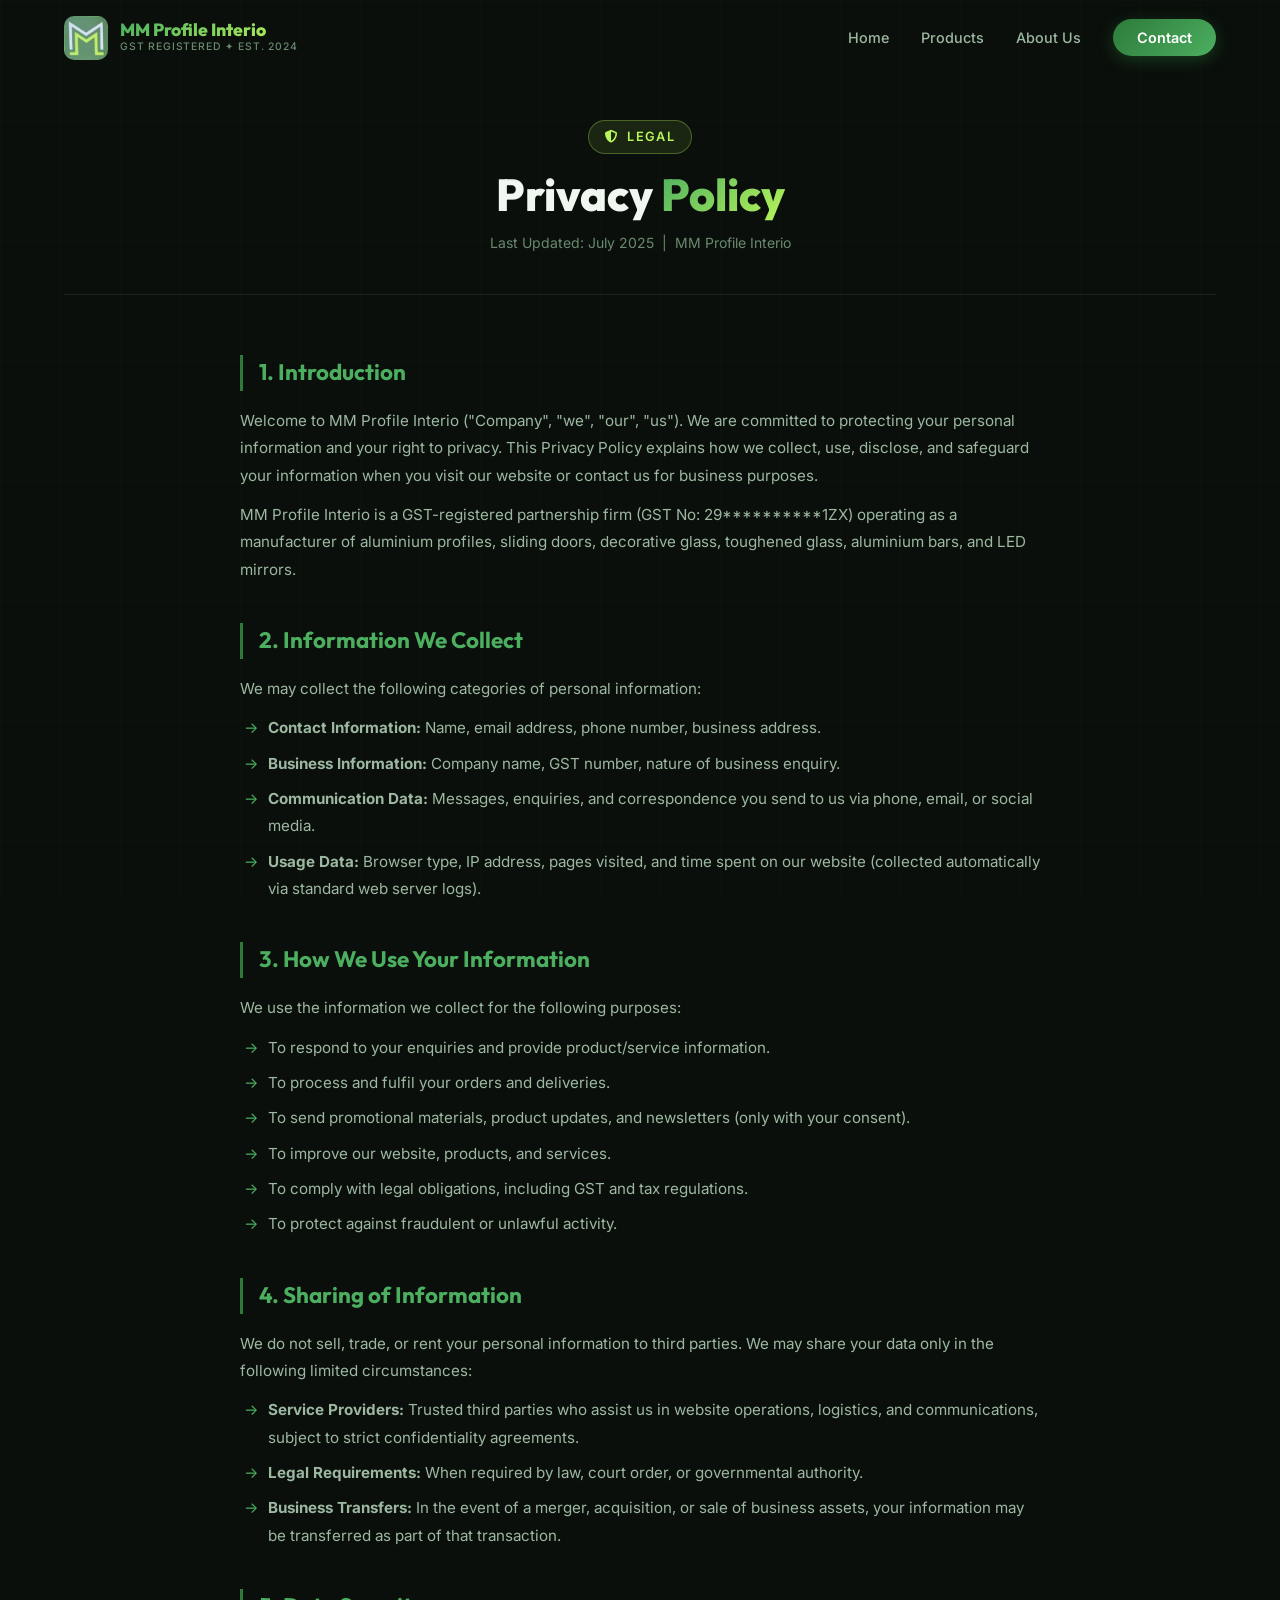
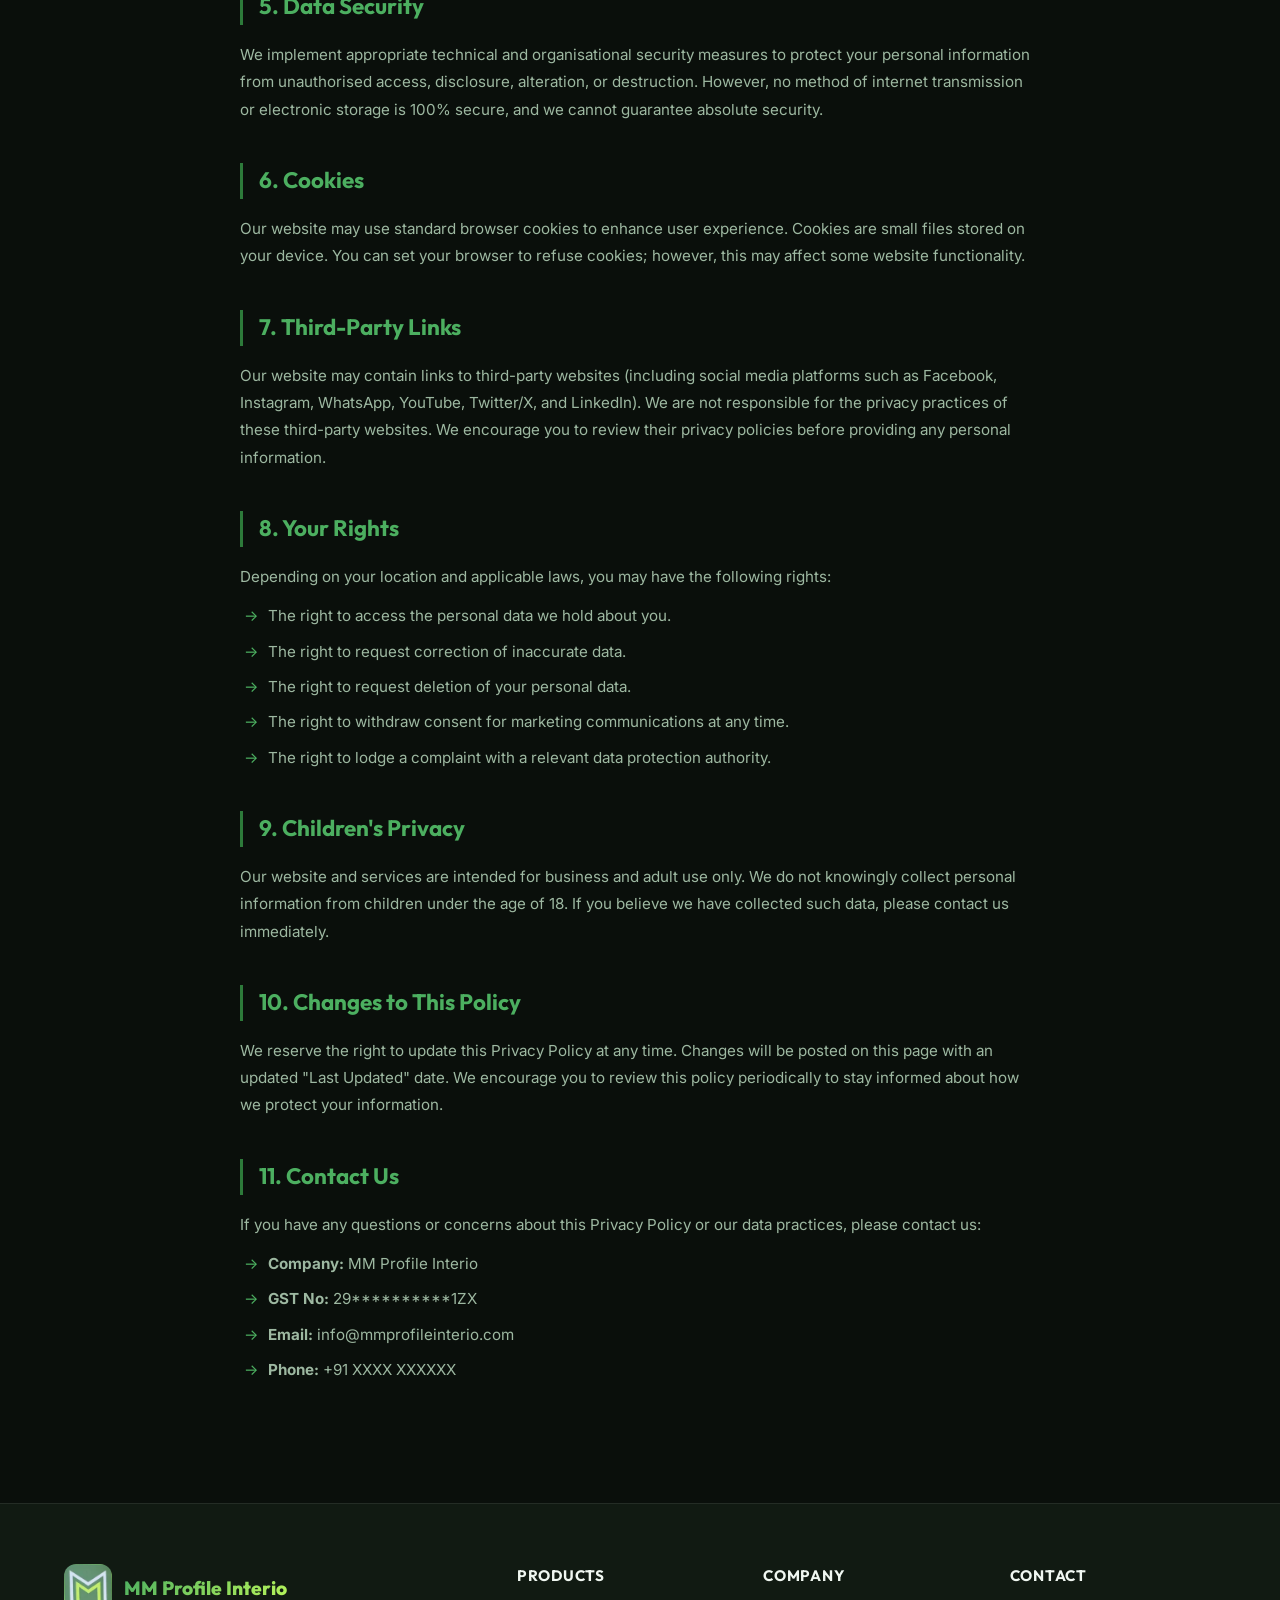
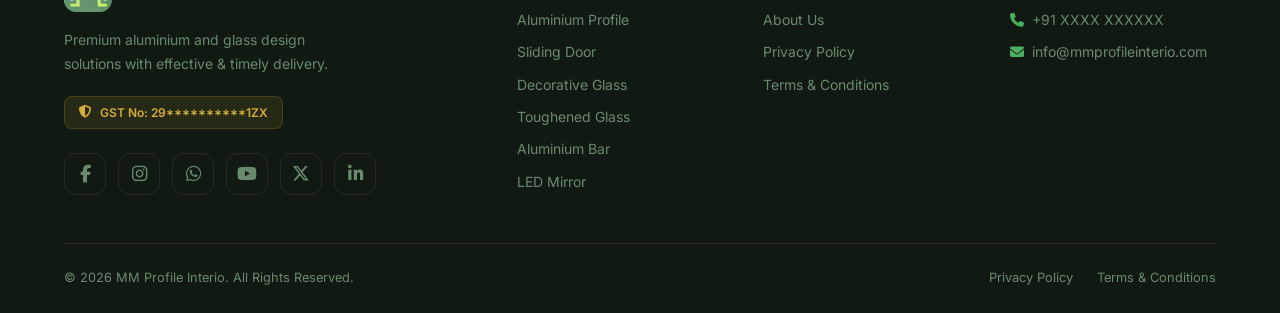
<file: privacy-policy.html>
<!DOCTYPE html>
<html lang="en">
<head>
  <meta charset="UTF-8" />
  <meta name="viewport" content="width=device-width, initial-scale=1.0" />
  <meta name="description" content="Privacy Policy of MM Profile Interio - Learn how we collect, use, and protect your personal information." />
  <title>Privacy Policy | MM Profile Interio</title>
  <link rel="icon" type="image/png" href="assets/images/logo.png" />
  <link rel="stylesheet" href="assets/css/style.css" />
  <link rel="stylesheet" href="https://cdnjs.cloudflare.com/ajax/libs/font-awesome/6.5.0/css/all.min.css" />
</head>
<body>

  <div class="bg-grid"></div>

  <!-- NAVBAR -->
  <nav class="navbar scrolled" id="navbar">
    <div class="container">
      <div class="nav-inner">
        <a href="index.html" class="nav-logo" id="nav-home">
          <img src="assets/images/logo.png" alt="MM Profile Interio" />
          <div class="nav-logo-text">
            <span class="nav-logo-name">MM Profile Interio</span>
            <span class="nav-logo-tag">GST Registered ✦ Est. 2024</span>
          </div>
        </a>
        <ul class="nav-links">
          <li><a href="index.html" id="nav-link-home">Home</a></li>
          <li><a href="index.html#products" id="nav-link-products">Products</a></li>
          <li><a href="index.html#about" id="nav-link-about">About Us</a></li>
          <li><a href="index.html#footer" id="nav-link-contact" class="nav-cta">Contact</a></li>
        </ul>
        <button class="hamburger" id="hamburger" aria-label="Open menu">
          <span></span><span></span><span></span>
        </button>
      </div>
    </div>
  </nav>

  <!-- Mobile Nav -->
  <div class="mobile-nav" id="mobileNav">
    <button class="mobile-nav-close" id="mobileClose"><i class="fa-solid fa-xmark"></i></button>
    <a href="index.html">Home</a>
    <a href="index.html#products">Products</a>
    <a href="index.html#about">About Us</a>
    <a href="index.html#footer">Contact</a>
  </div>

  <!-- MAIN CONTENT -->
  <main class="inner-page">
    <div class="container">

      <div class="inner-page-header">
        <div class="section-tag"><i class="fa-solid fa-shield-halved"></i> Legal</div>
        <h1 class="inner-page-title section-title">Privacy <span>Policy</span></h1>
        <p class="inner-page-meta">Last Updated: July 2025 &nbsp;|&nbsp; MM Profile Interio</p>
      </div>

      <div class="policy-content">

        <div class="policy-section">
          <h2>1. Introduction</h2>
          <p>
            Welcome to MM Profile Interio ("Company", "we", "our", "us"). We are committed to protecting your personal information and your right to privacy. This Privacy Policy explains how we collect, use, disclose, and safeguard your information when you visit our website or contact us for business purposes.
          </p>
          <p>
            MM Profile Interio is a GST-registered partnership firm (GST No: 29**********1ZX) operating as a manufacturer of aluminium profiles, sliding doors, decorative glass, toughened glass, aluminium bars, and LED mirrors.
          </p>
        </div>

        <div class="policy-section">
          <h2>2. Information We Collect</h2>
          <p>We may collect the following categories of personal information:</p>
          <ul>
            <li><strong>Contact Information:</strong> Name, email address, phone number, business address.</li>
            <li><strong>Business Information:</strong> Company name, GST number, nature of business enquiry.</li>
            <li><strong>Communication Data:</strong> Messages, enquiries, and correspondence you send to us via phone, email, or social media.</li>
            <li><strong>Usage Data:</strong> Browser type, IP address, pages visited, and time spent on our website (collected automatically via standard web server logs).</li>
          </ul>
        </div>

        <div class="policy-section">
          <h2>3. How We Use Your Information</h2>
          <p>We use the information we collect for the following purposes:</p>
          <ul>
            <li>To respond to your enquiries and provide product/service information.</li>
            <li>To process and fulfil your orders and deliveries.</li>
            <li>To send promotional materials, product updates, and newsletters (only with your consent).</li>
            <li>To improve our website, products, and services.</li>
            <li>To comply with legal obligations, including GST and tax regulations.</li>
            <li>To protect against fraudulent or unlawful activity.</li>
          </ul>
        </div>

        <div class="policy-section">
          <h2>4. Sharing of Information</h2>
          <p>We do not sell, trade, or rent your personal information to third parties. We may share your data only in the following limited circumstances:</p>
          <ul>
            <li><strong>Service Providers:</strong> Trusted third parties who assist us in website operations, logistics, and communications, subject to strict confidentiality agreements.</li>
            <li><strong>Legal Requirements:</strong> When required by law, court order, or governmental authority.</li>
            <li><strong>Business Transfers:</strong> In the event of a merger, acquisition, or sale of business assets, your information may be transferred as part of that transaction.</li>
          </ul>
        </div>

        <div class="policy-section">
          <h2>5. Data Security</h2>
          <p>
            We implement appropriate technical and organisational security measures to protect your personal information from unauthorised access, disclosure, alteration, or destruction. However, no method of internet transmission or electronic storage is 100% secure, and we cannot guarantee absolute security.
          </p>
        </div>

        <div class="policy-section">
          <h2>6. Cookies</h2>
          <p>
            Our website may use standard browser cookies to enhance user experience. Cookies are small files stored on your device. You can set your browser to refuse cookies; however, this may affect some website functionality.
          </p>
        </div>

        <div class="policy-section">
          <h2>7. Third-Party Links</h2>
          <p>
            Our website may contain links to third-party websites (including social media platforms such as Facebook, Instagram, WhatsApp, YouTube, Twitter/X, and LinkedIn). We are not responsible for the privacy practices of these third-party websites. We encourage you to review their privacy policies before providing any personal information.
          </p>
        </div>

        <div class="policy-section">
          <h2>8. Your Rights</h2>
          <p>Depending on your location and applicable laws, you may have the following rights:</p>
          <ul>
            <li>The right to access the personal data we hold about you.</li>
            <li>The right to request correction of inaccurate data.</li>
            <li>The right to request deletion of your personal data.</li>
            <li>The right to withdraw consent for marketing communications at any time.</li>
            <li>The right to lodge a complaint with a relevant data protection authority.</li>
          </ul>
        </div>

        <div class="policy-section">
          <h2>9. Children's Privacy</h2>
          <p>
            Our website and services are intended for business and adult use only. We do not knowingly collect personal information from children under the age of 18. If you believe we have collected such data, please contact us immediately.
          </p>
        </div>

        <div class="policy-section">
          <h2>10. Changes to This Policy</h2>
          <p>
            We reserve the right to update this Privacy Policy at any time. Changes will be posted on this page with an updated "Last Updated" date. We encourage you to review this policy periodically to stay informed about how we protect your information.
          </p>
        </div>

        <div class="policy-section">
          <h2>11. Contact Us</h2>
          <p>If you have any questions or concerns about this Privacy Policy or our data practices, please contact us:</p>
          <ul>
            <li><strong>Company:</strong> MM Profile Interio</li>
            <li><strong>GST No:</strong> 29**********1ZX</li>
            <li><strong>Email:</strong> info@mmprofileinterio.com</li>
            <li><strong>Phone:</strong> +91 XXXX XXXXXX</li>
          </ul>
        </div>

      </div>
    </div>
  </main>

  <!-- FOOTER -->
  <footer id="footer">
    <div class="container">
      <div class="footer-grid">
        <div class="footer-brand">
          <div class="footer-logo">
            <img src="assets/images/logo.png" alt="MM Profile Interio" />
            <div class="footer-logo-name">MM Profile Interio</div>
          </div>
          <p class="footer-brand-desc">Premium aluminium and glass design solutions with effective &amp; timely delivery.</p>
          <div class="gst-badge-footer">
            <i class="fa-solid fa-shield-halved" style="color: var(--gold); font-size: 0.8rem;"></i>
            <span>GST No: 29**********1ZX</span>
          </div>
          <div class="social-links" id="social-links-section">
            <a href="https://facebook.com" target="_blank" class="social-link facebook" id="social-facebook" aria-label="Facebook"><i class="fa-brands fa-facebook-f"></i></a>
            <a href="https://instagram.com" target="_blank" class="social-link instagram" id="social-instagram" aria-label="Instagram"><i class="fa-brands fa-instagram"></i></a>
            <a href="https://wa.me/91XXXXXXXXXX" target="_blank" class="social-link whatsapp" id="social-whatsapp" aria-label="WhatsApp"><i class="fa-brands fa-whatsapp"></i></a>
            <a href="https://youtube.com" target="_blank" class="social-link youtube" id="social-youtube" aria-label="YouTube"><i class="fa-brands fa-youtube"></i></a>
            <a href="https://twitter.com" target="_blank" class="social-link twitter" id="social-twitter" aria-label="Twitter"><i class="fa-brands fa-x-twitter"></i></a>
            <a href="https://linkedin.com" target="_blank" class="social-link linkedin" id="social-linkedin" aria-label="LinkedIn"><i class="fa-brands fa-linkedin-in"></i></a>
          </div>
        </div>
        <div>
          <div class="footer-col-title">Products</div>
          <ul class="footer-links">
            <li><a href="index.html#products">Aluminium Profile</a></li>
            <li><a href="index.html#products">Sliding Door</a></li>
            <li><a href="index.html#products">Decorative Glass</a></li>
            <li><a href="index.html#products">Toughened Glass</a></li>
            <li><a href="index.html#products">Aluminium Bar</a></li>
            <li><a href="index.html#products">LED Mirror</a></li>
          </ul>
        </div>
        <div>
          <div class="footer-col-title">Company</div>
          <ul class="footer-links">
            <li><a href="index.html#about">About Us</a></li>
            <li><a href="privacy-policy.html">Privacy Policy</a></li>
            <li><a href="terms-conditions.html">Terms &amp; Conditions</a></li>
          </ul>
        </div>
        <div>
          <div class="footer-col-title">Contact</div>
          <ul class="footer-links">
            <li><a href="tel:+91XXXXXXXXXX"><i class="fa-solid fa-phone" style="color: var(--primary-light);"></i> +91 XXXX XXXXXX</a></li>
            <li><a href="mailto:info@mmprofileinterio.com"><i class="fa-solid fa-envelope" style="color: var(--primary-light);"></i> info@mmprofileinterio.com</a></li>
          </ul>
        </div>
      </div>
      <div class="footer-bottom">
        <div class="footer-bottom-text">© <span class="current-year"></span> MM Profile Interio. All Rights Reserved.</div>
        <div class="footer-bottom-links">
          <a href="privacy-policy.html">Privacy Policy</a>
          <a href="terms-conditions.html">Terms &amp; Conditions</a>
        </div>
      </div>
    </div>
  </footer>

  <script src="assets/js/main.js"></script>
</body>
</html>
</file>
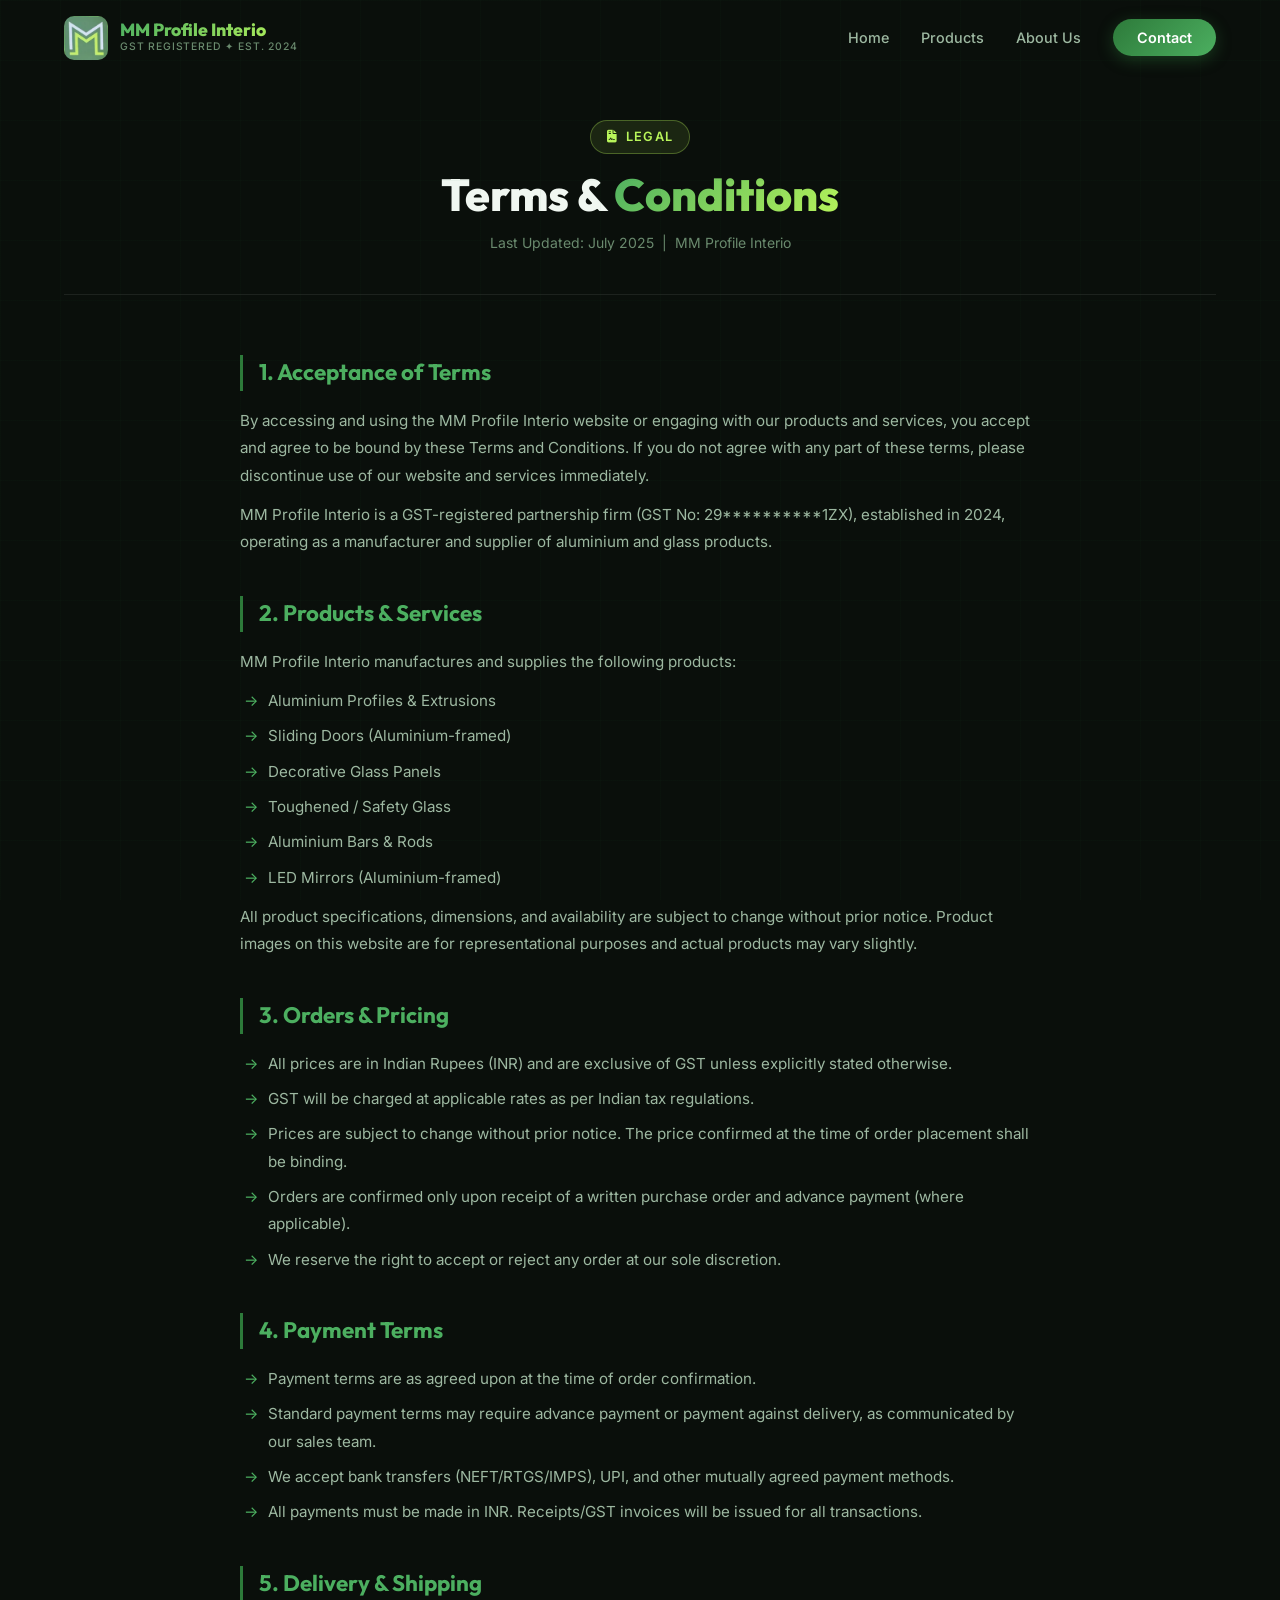
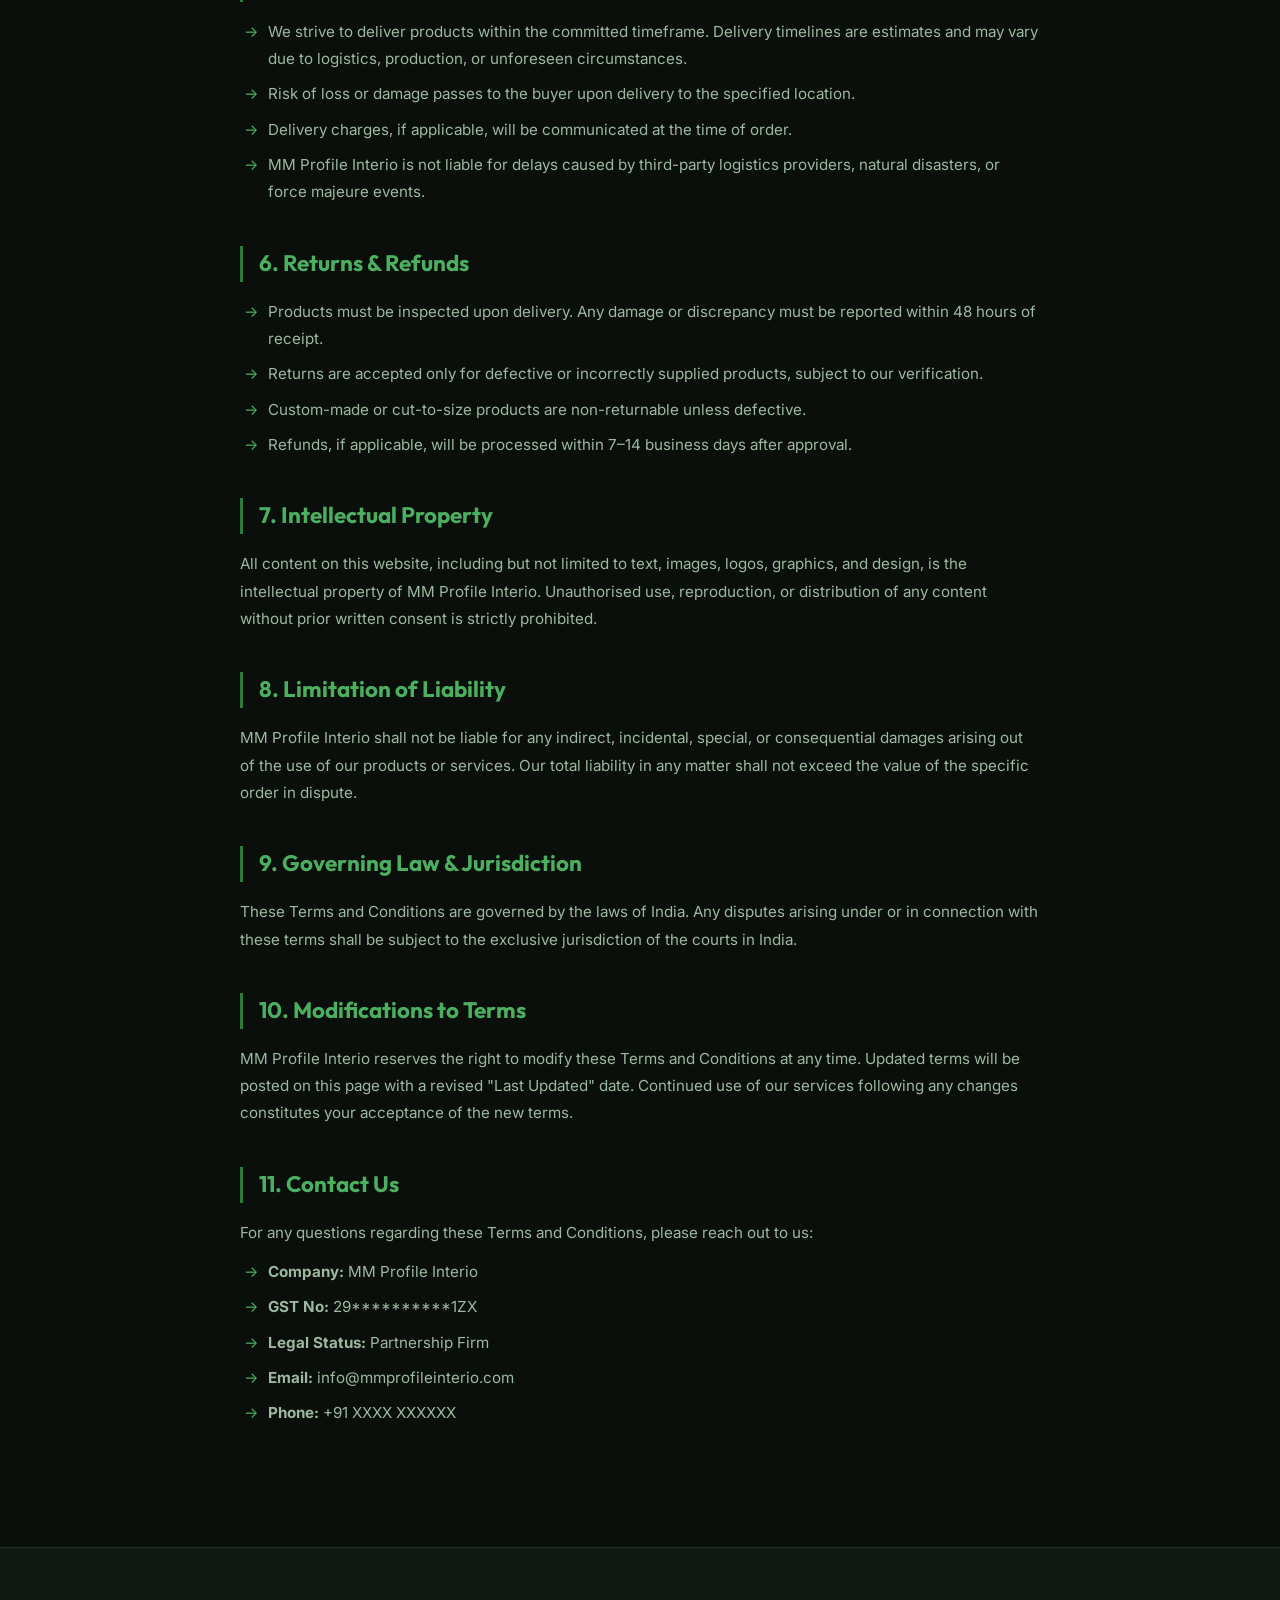
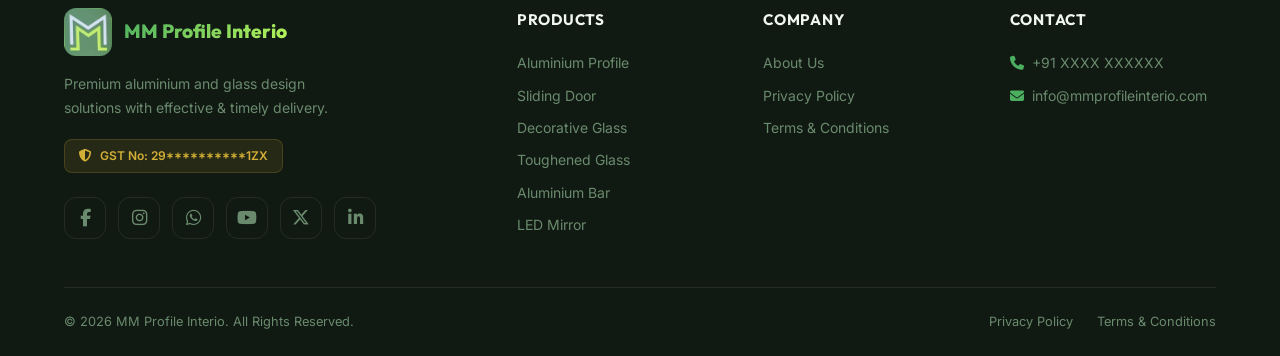
<file: terms-conditions.html>
<!DOCTYPE html>
<html lang="en">
<head>
  <meta charset="UTF-8" />
  <meta name="viewport" content="width=device-width, initial-scale=1.0" />
  <meta name="description" content="Terms and Conditions of MM Profile Interio - Read our terms for using our website and services." />
  <title>Terms &amp; Conditions | MM Profile Interio</title>
  <link rel="icon" type="image/png" href="assets/images/logo.png" />
  <link rel="stylesheet" href="assets/css/style.css" />
  <link rel="stylesheet" href="https://cdnjs.cloudflare.com/ajax/libs/font-awesome/6.5.0/css/all.min.css" />
</head>
<body>

  <div class="bg-grid"></div>

  <!-- NAVBAR -->
  <nav class="navbar scrolled" id="navbar">
    <div class="container">
      <div class="nav-inner">
        <a href="index.html" class="nav-logo" id="nav-home">
          <img src="assets/images/logo.png" alt="MM Profile Interio" />
          <div class="nav-logo-text">
            <span class="nav-logo-name">MM Profile Interio</span>
            <span class="nav-logo-tag">GST Registered ✦ Est. 2024</span>
          </div>
        </a>
        <ul class="nav-links">
          <li><a href="index.html" id="nav-link-home">Home</a></li>
          <li><a href="index.html#products" id="nav-link-products">Products</a></li>
          <li><a href="index.html#about" id="nav-link-about">About Us</a></li>
          <li><a href="index.html#footer" id="nav-link-contact" class="nav-cta">Contact</a></li>
        </ul>
        <button class="hamburger" id="hamburger" aria-label="Open menu">
          <span></span><span></span><span></span>
        </button>
      </div>
    </div>
  </nav>

  <!-- Mobile Nav -->
  <div class="mobile-nav" id="mobileNav">
    <button class="mobile-nav-close" id="mobileClose"><i class="fa-solid fa-xmark"></i></button>
    <a href="index.html">Home</a>
    <a href="index.html#products">Products</a>
    <a href="index.html#about">About Us</a>
    <a href="index.html#footer">Contact</a>
  </div>

  <!-- MAIN CONTENT -->
  <main class="inner-page">
    <div class="container">

      <div class="inner-page-header">
        <div class="section-tag"><i class="fa-solid fa-file-contract"></i> Legal</div>
        <h1 class="inner-page-title section-title">Terms &amp; <span>Conditions</span></h1>
        <p class="inner-page-meta">Last Updated: July 2025 &nbsp;|&nbsp; MM Profile Interio</p>
      </div>

      <div class="policy-content">

        <div class="policy-section">
          <h2>1. Acceptance of Terms</h2>
          <p>
            By accessing and using the MM Profile Interio website or engaging with our products and services, you accept and agree to be bound by these Terms and Conditions. If you do not agree with any part of these terms, please discontinue use of our website and services immediately.
          </p>
          <p>
            MM Profile Interio is a GST-registered partnership firm (GST No: 29**********1ZX), established in 2024, operating as a manufacturer and supplier of aluminium and glass products.
          </p>
        </div>

        <div class="policy-section">
          <h2>2. Products &amp; Services</h2>
          <p>MM Profile Interio manufactures and supplies the following products:</p>
          <ul>
            <li>Aluminium Profiles &amp; Extrusions</li>
            <li>Sliding Doors (Aluminium-framed)</li>
            <li>Decorative Glass Panels</li>
            <li>Toughened / Safety Glass</li>
            <li>Aluminium Bars &amp; Rods</li>
            <li>LED Mirrors (Aluminium-framed)</li>
          </ul>
          <p>
            All product specifications, dimensions, and availability are subject to change without prior notice. Product images on this website are for representational purposes and actual products may vary slightly.
          </p>
        </div>

        <div class="policy-section">
          <h2>3. Orders &amp; Pricing</h2>
          <ul>
            <li>All prices are in Indian Rupees (INR) and are exclusive of GST unless explicitly stated otherwise.</li>
            <li>GST will be charged at applicable rates as per Indian tax regulations.</li>
            <li>Prices are subject to change without prior notice. The price confirmed at the time of order placement shall be binding.</li>
            <li>Orders are confirmed only upon receipt of a written purchase order and advance payment (where applicable).</li>
            <li>We reserve the right to accept or reject any order at our sole discretion.</li>
          </ul>
        </div>

        <div class="policy-section">
          <h2>4. Payment Terms</h2>
          <ul>
            <li>Payment terms are as agreed upon at the time of order confirmation.</li>
            <li>Standard payment terms may require advance payment or payment against delivery, as communicated by our sales team.</li>
            <li>We accept bank transfers (NEFT/RTGS/IMPS), UPI, and other mutually agreed payment methods.</li>
            <li>All payments must be made in INR. Receipts/GST invoices will be issued for all transactions.</li>
          </ul>
        </div>

        <div class="policy-section">
          <h2>5. Delivery &amp; Shipping</h2>
          <ul>
            <li>We strive to deliver products within the committed timeframe. Delivery timelines are estimates and may vary due to logistics, production, or unforeseen circumstances.</li>
            <li>Risk of loss or damage passes to the buyer upon delivery to the specified location.</li>
            <li>Delivery charges, if applicable, will be communicated at the time of order.</li>
            <li>MM Profile Interio is not liable for delays caused by third-party logistics providers, natural disasters, or force majeure events.</li>
          </ul>
        </div>

        <div class="policy-section">
          <h2>6. Returns &amp; Refunds</h2>
          <ul>
            <li>Products must be inspected upon delivery. Any damage or discrepancy must be reported within 48 hours of receipt.</li>
            <li>Returns are accepted only for defective or incorrectly supplied products, subject to our verification.</li>
            <li>Custom-made or cut-to-size products are non-returnable unless defective.</li>
            <li>Refunds, if applicable, will be processed within 7–14 business days after approval.</li>
          </ul>
        </div>

        <div class="policy-section">
          <h2>7. Intellectual Property</h2>
          <p>
            All content on this website, including but not limited to text, images, logos, graphics, and design, is the intellectual property of MM Profile Interio. Unauthorised use, reproduction, or distribution of any content without prior written consent is strictly prohibited.
          </p>
        </div>

        <div class="policy-section">
          <h2>8. Limitation of Liability</h2>
          <p>
            MM Profile Interio shall not be liable for any indirect, incidental, special, or consequential damages arising out of the use of our products or services. Our total liability in any matter shall not exceed the value of the specific order in dispute.
          </p>
        </div>

        <div class="policy-section">
          <h2>9. Governing Law &amp; Jurisdiction</h2>
          <p>
            These Terms and Conditions are governed by the laws of India. Any disputes arising under or in connection with these terms shall be subject to the exclusive jurisdiction of the courts in India.
          </p>
        </div>

        <div class="policy-section">
          <h2>10. Modifications to Terms</h2>
          <p>
            MM Profile Interio reserves the right to modify these Terms and Conditions at any time. Updated terms will be posted on this page with a revised "Last Updated" date. Continued use of our services following any changes constitutes your acceptance of the new terms.
          </p>
        </div>

        <div class="policy-section">
          <h2>11. Contact Us</h2>
          <p>For any questions regarding these Terms and Conditions, please reach out to us:</p>
          <ul>
            <li><strong>Company:</strong> MM Profile Interio</li>
            <li><strong>GST No:</strong> 29**********1ZX</li>
            <li><strong>Legal Status:</strong> Partnership Firm</li>
            <li><strong>Email:</strong> info@mmprofileinterio.com</li>
            <li><strong>Phone:</strong> +91 XXXX XXXXXX</li>
          </ul>
        </div>

      </div>
    </div>
  </main>

  <!-- FOOTER -->
  <footer id="footer">
    <div class="container">
      <div class="footer-grid">
        <div class="footer-brand">
          <div class="footer-logo">
            <img src="assets/images/logo.png" alt="MM Profile Interio" />
            <div class="footer-logo-name">MM Profile Interio</div>
          </div>
          <p class="footer-brand-desc">Premium aluminium and glass design solutions with effective &amp; timely delivery.</p>
          <div class="gst-badge-footer">
            <i class="fa-solid fa-shield-halved" style="color: var(--gold); font-size: 0.8rem;"></i>
            <span>GST No: 29**********1ZX</span>
          </div>
          <div class="social-links" id="social-links-section">
            <a href="https://facebook.com" target="_blank" class="social-link facebook" id="social-facebook" aria-label="Facebook"><i class="fa-brands fa-facebook-f"></i></a>
            <a href="https://instagram.com" target="_blank" class="social-link instagram" id="social-instagram" aria-label="Instagram"><i class="fa-brands fa-instagram"></i></a>
            <a href="https://wa.me/91XXXXXXXXXX" target="_blank" class="social-link whatsapp" id="social-whatsapp" aria-label="WhatsApp"><i class="fa-brands fa-whatsapp"></i></a>
            <a href="https://youtube.com" target="_blank" class="social-link youtube" id="social-youtube" aria-label="YouTube"><i class="fa-brands fa-youtube"></i></a>
            <a href="https://twitter.com" target="_blank" class="social-link twitter" id="social-twitter" aria-label="Twitter"><i class="fa-brands fa-x-twitter"></i></a>
            <a href="https://linkedin.com" target="_blank" class="social-link linkedin" id="social-linkedin" aria-label="LinkedIn"><i class="fa-brands fa-linkedin-in"></i></a>
          </div>
        </div>
        <div>
          <div class="footer-col-title">Products</div>
          <ul class="footer-links">
            <li><a href="index.html#products">Aluminium Profile</a></li>
            <li><a href="index.html#products">Sliding Door</a></li>
            <li><a href="index.html#products">Decorative Glass</a></li>
            <li><a href="index.html#products">Toughened Glass</a></li>
            <li><a href="index.html#products">Aluminium Bar</a></li>
            <li><a href="index.html#products">LED Mirror</a></li>
          </ul>
        </div>
        <div>
          <div class="footer-col-title">Company</div>
          <ul class="footer-links">
            <li><a href="index.html#about">About Us</a></li>
            <li><a href="privacy-policy.html">Privacy Policy</a></li>
            <li><a href="terms-conditions.html">Terms &amp; Conditions</a></li>
          </ul>
        </div>
        <div>
          <div class="footer-col-title">Contact</div>
          <ul class="footer-links">
            <li><a href="tel:+91XXXXXXXXXX"><i class="fa-solid fa-phone" style="color: var(--primary-light);"></i> +91 XXXX XXXXXX</a></li>
            <li><a href="mailto:info@mmprofileinterio.com"><i class="fa-solid fa-envelope" style="color: var(--primary-light);"></i> info@mmprofileinterio.com</a></li>
          </ul>
        </div>
      </div>
      <div class="footer-bottom">
        <div class="footer-bottom-text">© <span class="current-year"></span> MM Profile Interio. All Rights Reserved.</div>
        <div class="footer-bottom-links">
          <a href="privacy-policy.html">Privacy Policy</a>
          <a href="terms-conditions.html">Terms &amp; Conditions</a>
        </div>
      </div>
    </div>
  </footer>

  <script src="assets/js/main.js"></script>
</body>
</html>
</file>
<file: assets/css/style.css>
/* ========================================
   MM Profile Interio - Main Stylesheet
   ======================================== */

@import url('https://fonts.googleapis.com/css2?family=Outfit:wght@300;400;500;600;700;800;900&family=Inter:wght@300;400;500;600;700&display=swap');

/* ===== CSS Custom Properties ===== */
:root {
  --primary: #2d7a3a;
  --primary-light: #4caf60;
  --primary-dark: #1a5227;
  --accent: #b8f55a;
  --accent-hover: #a0de44;
  --gold: #d4af37;
  --dark: #0a0f0b;
  --dark-2: #111a12;
  --dark-3: #162018;
  --surface: #1a2b1d;
  --surface-2: #223326;
  --text-primary: #f0f7f1;
  --text-secondary: #9db8a1;
  --text-muted: #6a8a6e;
  --border: rgba(255, 255, 255, 0.08);
  --border-green: rgba(45, 122, 58, 0.3);
  --glass: rgba(26, 43, 29, 0.6);
  --glass-light: rgba(255, 255, 255, 0.05);
  --shadow-green: 0 0 40px rgba(45, 122, 58, 0.25);
  --shadow-accent: 0 0 30px rgba(184, 245, 90, 0.15);
  --radius: 16px;
  --radius-lg: 24px;
  --radius-sm: 8px;
  --transition: 0.3s cubic-bezier(0.4, 0, 0.2, 1);
  --transition-slow: 0.6s cubic-bezier(0.4, 0, 0.2, 1);
}

/* ===== Reset & Base ===== */
*, *::before, *::after { box-sizing: border-box; margin: 0; padding: 0; }

html {
  scroll-behavior: smooth;
  font-size: 16px;
}

body {
  font-family: 'Inter', sans-serif;
  background: var(--dark);
  color: var(--text-primary);
  line-height: 1.6;
  overflow-x: hidden;
}

a { text-decoration: none; color: inherit; }
img { max-width: 100%; display: block; }
ul { list-style: none; }

/* ===== Scrollbar ===== */
::-webkit-scrollbar { width: 6px; }
::-webkit-scrollbar-track { background: var(--dark-2); }
::-webkit-scrollbar-thumb { background: var(--primary); border-radius: 3px; }

/* ===== Utility Classes ===== */
.container {
  max-width: 1200px;
  margin: 0 auto;
  padding: 0 24px;
}

.section-tag {
  display: inline-flex;
  align-items: center;
  gap: 8px;
  background: rgba(184, 245, 90, 0.1);
  border: 1px solid rgba(184, 245, 90, 0.3);
  color: var(--accent);
  padding: 6px 16px;
  border-radius: 100px;
  font-size: 0.8rem;
  font-weight: 600;
  letter-spacing: 0.1em;
  text-transform: uppercase;
  margin-bottom: 16px;
}

.section-title {
  font-family: 'Outfit', sans-serif;
  font-size: clamp(2rem, 4vw, 3rem);
  font-weight: 800;
  line-height: 1.1;
  margin-bottom: 16px;
}

.section-title span {
  background: linear-gradient(135deg, var(--primary-light), var(--accent));
  -webkit-background-clip: text;
  -webkit-text-fill-color: transparent;
  background-clip: text;
}

.section-subtitle {
  color: var(--text-secondary);
  font-size: 1.05rem;
  max-width: 560px;
  line-height: 1.7;
}

.btn-primary {
  display: inline-flex;
  align-items: center;
  gap: 10px;
  background: linear-gradient(135deg, var(--primary), var(--primary-light));
  color: #fff;
  padding: 14px 32px;
  border-radius: 100px;
  font-weight: 600;
  font-size: 0.95rem;
  border: none;
  cursor: pointer;
  transition: var(--transition);
  box-shadow: 0 4px 20px rgba(45, 122, 58, 0.4);
}

.btn-primary:hover {
  transform: translateY(-2px);
  box-shadow: 0 8px 30px rgba(45, 122, 58, 0.6);
}

.btn-outline {
  display: inline-flex;
  align-items: center;
  gap: 10px;
  background: transparent;
  color: var(--text-primary);
  padding: 14px 32px;
  border-radius: 100px;
  font-weight: 600;
  font-size: 0.95rem;
  border: 1px solid var(--border);
  cursor: pointer;
  transition: var(--transition);
}

.btn-outline:hover {
  background: var(--glass-light);
  border-color: var(--primary);
  color: var(--primary-light);
}

/* ===== Background Grid ===== */
.bg-grid {
  position: fixed;
  top: 0; left: 0;
  width: 100%; height: 100%;
  background-image: 
    linear-gradient(rgba(45, 122, 58, 0.04) 1px, transparent 1px),
    linear-gradient(90deg, rgba(45, 122, 58, 0.04) 1px, transparent 1px);
  background-size: 60px 60px;
  pointer-events: none;
  z-index: 0;
}

/* ===== NAVBAR ===== */
.navbar {
  position: fixed;
  top: 0;
  width: 100%;
  z-index: 1000;
  padding: 16px 0;
  transition: var(--transition);
}

.navbar.scrolled {
  background: rgba(10, 15, 11, 0.92);
  backdrop-filter: blur(20px);
  border-bottom: 1px solid var(--border);
  padding: 10px 0;
}

.nav-inner {
  display: flex;
  align-items: center;
  justify-content: space-between;
}

.nav-logo {
  display: flex;
  align-items: center;
  gap: 12px;
}

.nav-logo img {
  width: 44px;
  height: 44px;
  border-radius: 10px;
  object-fit: cover;
}

.nav-logo-text {
  display: flex;
  flex-direction: column;
}

.nav-logo-name {
  font-family: 'Outfit', sans-serif;
  font-size: 1.1rem;
  font-weight: 800;
  line-height: 1.1;
  background: linear-gradient(135deg, var(--primary-light), var(--accent));
  -webkit-background-clip: text;
  -webkit-text-fill-color: transparent;
  background-clip: text;
}

.nav-logo-tag {
  font-size: 0.65rem;
  color: var(--text-muted);
  letter-spacing: 0.08em;
  font-weight: 500;
  text-transform: uppercase;
}

.nav-links {
  display: flex;
  align-items: center;
  gap: 32px;
}

.nav-links a {
  color: var(--text-secondary);
  font-size: 0.9rem;
  font-weight: 500;
  transition: var(--transition);
  position: relative;
}

.nav-links a::after {
  content: '';
  position: absolute;
  bottom: -4px;
  left: 0;
  width: 0;
  height: 2px;
  background: var(--accent);
  transition: var(--transition);
  border-radius: 1px;
}

.nav-links a:hover { color: var(--text-primary); }
.nav-links a:hover::after { width: 100%; }

.nav-cta {
  background: linear-gradient(135deg, var(--primary), var(--primary-light));
  color: #fff !important;
  padding: 10px 24px;
  border-radius: 100px;
  font-weight: 600 !important;
  box-shadow: 0 4px 16px rgba(45, 122, 58, 0.4);
  transition: var(--transition) !important;
}

.nav-cta:hover {
  transform: translateY(-2px);
  box-shadow: 0 8px 24px rgba(45, 122, 58, 0.6) !important;
}

.nav-cta::after { display: none !important; }

.hamburger {
  display: none;
  flex-direction: column;
  gap: 5px;
  cursor: pointer;
  padding: 8px;
  background: none;
  border: none;
}

.hamburger span {
  display: block;
  width: 24px;
  height: 2px;
  background: var(--text-primary);
  border-radius: 1px;
  transition: var(--transition);
}

/* ===== HERO / INTRO OVERLAY ===== */
#intro-overlay {
  position: fixed;
  inset: 0;
  background: var(--dark);
  z-index: 9999;
  display: flex;
  align-items: center;
  justify-content: center;
  flex-direction: column;
  gap: 24px;
}

.intro-logo-wrap {
  position: relative;
  display: flex;
  flex-direction: column;
  align-items: center;
  gap: 20px;
}

.intro-logo {
  width: 120px;
  height: 120px;
  border-radius: 24px;
  object-fit: cover;
  opacity: 0;
  transform: scale(0.5) rotate(-10deg);
  animation: logoReveal 1.2s cubic-bezier(0.34, 1.56, 0.64, 1) 0.3s forwards;
  box-shadow: 0 0 60px rgba(45, 122, 58, 0.5), 0 0 120px rgba(45, 122, 58, 0.2);
}

@keyframes logoReveal {
  to { opacity: 1; transform: scale(1) rotate(0deg); }
}

.intro-rings {
  position: absolute;
  inset: -40px;
  pointer-events: none;
}

.intro-ring {
  position: absolute;
  inset: 0;
  border-radius: 50%;
  border: 1px solid rgba(45, 122, 58, 0.4);
  opacity: 0;
  animation: ringPulse 2s ease-out infinite;
}

.intro-ring:nth-child(2) { inset: -20px; animation-delay: 0.3s; }
.intro-ring:nth-child(3) { inset: -40px; animation-delay: 0.6s; }

@keyframes ringPulse {
  0% { opacity: 0; transform: scale(0.8); }
  50% { opacity: 0.6; }
  100% { opacity: 0; transform: scale(1.2); }
}

.intro-company-name {
  font-family: 'Outfit', sans-serif;
  font-size: clamp(1.8rem, 5vw, 3rem);
  font-weight: 900;
  text-align: center;
  opacity: 0;
  transform: translateY(30px);
  animation: slideUp 0.8s cubic-bezier(0.4, 0, 0.2, 1) 1.2s forwards;
  background: linear-gradient(135deg, var(--primary-light), var(--accent));
  -webkit-background-clip: text;
  -webkit-text-fill-color: transparent;
  background-clip: text;
}

.intro-tagline {
  font-size: 0.95rem;
  color: var(--text-muted);
  text-align: center;
  opacity: 0;
  transform: translateY(20px);
  animation: slideUp 0.8s cubic-bezier(0.4, 0, 0.2, 1) 1.5s forwards;
  letter-spacing: 0.15em;
  text-transform: uppercase;
  font-weight: 500;
}

.intro-gst-badge {
  display: flex;
  align-items: center;
  gap: 8px;
  background: rgba(212, 175, 55, 0.1);
  border: 1px solid rgba(212, 175, 55, 0.3);
  padding: 8px 20px;
  border-radius: 100px;
  opacity: 0;
  animation: slideUp 0.8s cubic-bezier(0.4, 0, 0.2, 1) 1.8s forwards;
}

.intro-gst-badge span {
  color: var(--gold);
  font-size: 0.8rem;
  font-weight: 600;
  letter-spacing: 0.05em;
}

.intro-progress {
  width: 200px;
  height: 2px;
  background: rgba(255,255,255,0.1);
  border-radius: 1px;
  overflow: hidden;
  opacity: 0;
  animation: slideUp 0.5s ease 2s forwards;
}

.intro-progress-bar {
  height: 100%;
  background: linear-gradient(90deg, var(--primary), var(--accent));
  border-radius: 1px;
  animation: progressFill 1.2s ease 2.2s forwards;
  width: 0;
}

@keyframes progressFill {
  to { width: 100%; }
}

@keyframes slideUp {
  to { opacity: 1; transform: translateY(0); }
}

/* ===== HERO SECTION ===== */
#hero {
  min-height: 100vh;
  display: flex;
  align-items: center;
  position: relative;
  overflow: hidden;
  padding-top: 80px;
}

.hero-bg {
  position: absolute;
  inset: 0;
  background: radial-gradient(ellipse 60% 80% at 50% 0%, rgba(45, 122, 58, 0.15) 0%, transparent 60%),
              radial-gradient(ellipse 40% 40% at 80% 50%, rgba(184, 245, 90, 0.05) 0%, transparent 50%);
}

.hero-inner {
  display: grid;
  grid-template-columns: 1fr 1fr;
  gap: 60px;
  align-items: center;
  position: relative;
  z-index: 1;
}

.hero-content { padding: 40px 0; }

.hero-badge {
  display: inline-flex;
  align-items: center;
  gap: 8px;
  background: rgba(212, 175, 55, 0.1);
  border: 1px solid rgba(212, 175, 55, 0.3);
  color: var(--gold);
  padding: 7px 18px;
  border-radius: 100px;
  font-size: 0.78rem;
  font-weight: 600;
  letter-spacing: 0.08em;
  margin-bottom: 24px;
}

.hero-badge svg { width: 14px; height: 14px; }

.hero-title {
  font-family: 'Outfit', sans-serif;
  font-size: clamp(2.5rem, 5vw, 4rem);
  font-weight: 900;
  line-height: 1.05;
  margin-bottom: 24px;
}

.hero-title .line-1 { display: block; color: var(--text-primary); }
.hero-title .line-2 {
  display: block;
  background: linear-gradient(135deg, var(--primary-light), var(--accent));
  -webkit-background-clip: text;
  -webkit-text-fill-color: transparent;
  background-clip: text;
}
.hero-title .line-3 { display: block; color: var(--text-secondary); font-weight: 400; font-size: 0.7em; }

.hero-desc {
  color: var(--text-secondary);
  font-size: 1.05rem;
  line-height: 1.75;
  margin-bottom: 36px;
  max-width: 480px;
}

.hero-actions {
  display: flex;
  gap: 16px;
  flex-wrap: wrap;
  margin-bottom: 48px;
}

.hero-stats {
  display: flex;
  gap: 32px;
  padding-top: 32px;
  border-top: 1px solid var(--border);
}

.hero-stat-value {
  font-family: 'Outfit', sans-serif;
  font-size: 1.8rem;
  font-weight: 800;
  background: linear-gradient(135deg, var(--primary-light), var(--accent));
  -webkit-background-clip: text;
  -webkit-text-fill-color: transparent;
  background-clip: text;
}

.hero-stat-label {
  font-size: 0.8rem;
  color: var(--text-muted);
  font-weight: 500;
  text-transform: uppercase;
  letter-spacing: 0.05em;
}

.hero-visual {
  position: relative;
  display: flex;
  align-items: center;
  justify-content: center;
}

.hero-logo-display {
  position: relative;
  width: 340px;
  height: 340px;
  display: flex;
  align-items: center;
  justify-content: center;
}

.hero-logo-glow {
  position: absolute;
  inset: 0;
  background: radial-gradient(circle, rgba(45, 122, 58, 0.3) 0%, transparent 70%);
  animation: glowPulse 3s ease-in-out infinite;
}

@keyframes glowPulse {
  0%, 100% { opacity: 0.6; transform: scale(1); }
  50% { opacity: 1; transform: scale(1.1); }
}

.hero-logo-ring {
  position: absolute;
  border-radius: 50%;
  border: 1px solid rgba(45, 122, 58, 0.2);
  animation: rotateSlow 20s linear infinite;
}

.hero-logo-ring:nth-child(2) { width: 280px; height: 280px; border-style: dashed; animation-direction: reverse; animation-duration: 30s; }
.hero-logo-ring:nth-child(3) { width: 320px; height: 320px; }

.hero-logo-img {
  width: 180px;
  height: 180px;
  border-radius: 36px;
  object-fit: cover;
  box-shadow: 0 0 80px rgba(45, 122, 58, 0.4), 0 0 160px rgba(45, 122, 58, 0.1);
  animation: floatAnim 6s ease-in-out infinite;
  position: relative;
  z-index: 1;
}

@keyframes rotateSlow { to { transform: rotate(360deg); } }
@keyframes floatAnim {
  0%, 100% { transform: translateY(0); }
  50% { transform: translateY(-12px); }
}

.hero-float-cards {
  position: absolute;
  width: 100%;
  height: 100%;
  pointer-events: none;
}

.hero-float-card {
  position: absolute;
  background: var(--glass);
  backdrop-filter: blur(12px);
  border: 1px solid var(--border-green);
  border-radius: 16px;
  padding: 12px 16px;
  display: flex;
  align-items: center;
  gap: 10px;
}

.hero-float-card:nth-child(1) { top: 10%; left: -30%; animation: floatCard1 5s ease-in-out infinite; }
.hero-float-card:nth-child(2) { bottom: 15%; right: -25%; animation: floatCard2 6s ease-in-out infinite; }

@keyframes floatCard1 {
  0%, 100% { transform: translateY(0) rotate(-3deg); }
  50% { transform: translateY(-8px) rotate(-3deg); }
}
@keyframes floatCard2 {
  0%, 100% { transform: translateY(0) rotate(3deg); }
  50% { transform: translateY(-10px) rotate(3deg); }
}

.fc-icon {
  width: 36px;
  height: 36px;
  border-radius: 10px;
  background: linear-gradient(135deg, var(--primary), var(--primary-light));
  display: flex;
  align-items: center;
  justify-content: center;
  font-size: 1.1rem;
}

.fc-text { display: flex; flex-direction: column; }
.fc-label { font-size: 0.7rem; color: var(--text-muted); font-weight: 500; }
.fc-value { font-size: 0.85rem; font-weight: 700; color: var(--text-primary); }

/* ===== PRODUCTS SECTION ===== */
#products {
  padding: 100px 0;
  position: relative;
}

.products-header {
  text-align: center;
  margin-bottom: 60px;
}

.products-header .section-subtitle {
  margin: 0 auto;
  max-width: 600px;
}

.products-grid {
  display: grid;
  grid-template-columns: repeat(3, 1fr);
  gap: 24px;
}

.product-card {
  background: var(--surface);
  border: 1px solid var(--border);
  border-radius: var(--radius-lg);
  overflow: hidden;
  transition: var(--transition);
  cursor: pointer;
  position: relative;
  group: true;
}

.product-card:hover {
  transform: translateY(-8px);
  border-color: var(--primary);
  box-shadow: var(--shadow-green);
}

.product-card-img {
  width: 100%;
  height: 220px;
  object-fit: cover;
  transition: var(--transition-slow);
}

.product-card:hover .product-card-img {
  transform: scale(1.06);
}

.product-card-img-wrap {
  overflow: hidden;
  position: relative;
}

.product-card-overlay {
  position: absolute;
  inset: 0;
  background: linear-gradient(to top, rgba(10, 15, 11, 0.8), transparent 50%);
}

.product-card-badge {
  position: absolute;
  top: 12px;
  right: 12px;
  background: rgba(184, 245, 90, 0.15);
  border: 1px solid rgba(184, 245, 90, 0.4);
  color: var(--accent);
  padding: 4px 12px;
  border-radius: 100px;
  font-size: 0.7rem;
  font-weight: 600;
}

.product-card-body {
  padding: 24px;
}

.product-card-title {
  font-family: 'Outfit', sans-serif;
  font-size: 1.15rem;
  font-weight: 700;
  margin-bottom: 8px;
  color: var(--text-primary);
}

.product-card-desc {
  color: var(--text-muted);
  font-size: 0.875rem;
  line-height: 1.6;
  margin-bottom: 16px;
}

.product-card-link {
  display: inline-flex;
  align-items: center;
  gap: 6px;
  color: var(--primary-light);
  font-size: 0.85rem;
  font-weight: 600;
  transition: var(--transition);
}

.product-card-link:hover { gap: 10px; color: var(--accent); }

/* ===== ABOUT SECTION ===== */
#about {
  padding: 100px 0;
  position: relative;
  background: linear-gradient(180deg, transparent, rgba(45, 122, 58, 0.04) 50%, transparent);
}

.about-inner {
  display: grid;
  grid-template-columns: 1fr 1fr;
  gap: 80px;
  align-items: center;
}

.about-visual {
  position: relative;
}

.about-logo-frame {
  position: relative;
  width: 100%;
  max-width: 400px;
}

.about-logo-bg {
  width: 100%;
  aspect-ratio: 1;
  background: var(--surface);
  border-radius: var(--radius-lg);
  border: 1px solid var(--border-green);
  display: flex;
  align-items: center;
  justify-content: center;
  overflow: hidden;
  position: relative;
}

.about-logo-pattern {
  position: absolute;
  inset: 0;
  background-image: repeating-linear-gradient(
    45deg,
    transparent,
    transparent 20px,
    rgba(45, 122, 58, 0.03) 20px,
    rgba(45, 122, 58, 0.03) 21px
  );
}

.about-logo-img {
  width: 200px;
  height: 200px;
  border-radius: 36px;
  object-fit: cover;
  position: relative;
  z-index: 1;
  box-shadow: 0 0 60px rgba(45, 122, 58, 0.3);
}

.about-info-cards {
  position: absolute;
  bottom: -30px;
  right: -30px;
  display: flex;
  flex-direction: column;
  gap: 12px;
}

.about-info-card {
  background: var(--glass);
  backdrop-filter: blur(16px);
  border: 1px solid var(--border-green);
  border-radius: var(--radius);
  padding: 14px 20px;
  display: flex;
  align-items: center;
  gap: 12px;
}

.aic-icon {
  width: 38px;
  height: 38px;
  border-radius: 10px;
  background: linear-gradient(135deg, var(--primary-dark), var(--primary));
  display: flex;
  align-items: center;
  justify-content: center;
  font-size: 1rem;
  flex-shrink: 0;
}

.aic-label { font-size: 0.7rem; color: var(--text-muted); font-weight: 500; }
.aic-value { font-size: 0.9rem; font-weight: 700; color: var(--text-primary); }

.about-content {}

.about-desc {
  color: var(--text-secondary);
  font-size: 1rem;
  line-height: 1.8;
  margin-bottom: 32px;
}

.about-features {
  display: flex;
  flex-direction: column;
  gap: 12px;
  margin-bottom: 36px;
}

.about-feature {
  display: flex;
  align-items: center;
  gap: 12px;
  color: var(--text-secondary);
  font-size: 0.95rem;
}

.about-feature-dot {
  width: 8px;
  height: 8px;
  border-radius: 50%;
  background: var(--accent);
  flex-shrink: 0;
  box-shadow: 0 0 8px rgba(184, 245, 90, 0.5);
}

.gst-info-box {
  background: var(--surface);
  border: 1px solid var(--border-green);
  border-radius: var(--radius);
  padding: 20px 24px;
  display: grid;
  grid-template-columns: 1fr 1fr;
  gap: 16px;
}

.gst-item {}
.gst-label {
  font-size: 0.7rem;
  color: var(--text-muted);
  font-weight: 600;
  text-transform: uppercase;
  letter-spacing: 0.08em;
  margin-bottom: 4px;
}
.gst-value {
  font-size: 0.9rem;
  font-weight: 600;
  color: var(--text-primary);
}
.gst-value.gold { color: var(--gold); }

/* ===== WHY CHOOSE US ===== */
#why-us {
  padding: 100px 0;
}

.why-header {
  text-align: center;
  margin-bottom: 60px;
}

.features-grid {
  display: grid;
  grid-template-columns: repeat(4, 1fr);
  gap: 20px;
}

.feature-card {
  background: var(--surface);
  border: 1px solid var(--border);
  border-radius: var(--radius);
  padding: 28px 24px;
  text-align: center;
  transition: var(--transition);
}

.feature-card:hover {
  border-color: var(--primary);
  background: var(--surface-2);
  transform: translateY(-4px);
}

.feature-icon {
  width: 56px;
  height: 56px;
  border-radius: 16px;
  background: linear-gradient(135deg, var(--primary-dark), var(--primary));
  display: flex;
  align-items: center;
  justify-content: center;
  font-size: 1.5rem;
  margin: 0 auto 16px;
  box-shadow: 0 4px 20px rgba(45, 122, 58, 0.3);
}

.feature-title {
  font-family: 'Outfit', sans-serif;
  font-weight: 700;
  font-size: 1rem;
  margin-bottom: 8px;
  color: var(--text-primary);
}

.feature-desc {
  font-size: 0.85rem;
  color: var(--text-muted);
  line-height: 1.6;
}

/* ===== CTA SECTION ===== */
#cta {
  padding: 80px 0;
}

.cta-box {
  background: linear-gradient(135deg, var(--primary-dark), var(--surface));
  border: 1px solid var(--primary);
  border-radius: var(--radius-lg);
  padding: 60px;
  text-align: center;
  position: relative;
  overflow: hidden;
}

.cta-box::before {
  content: '';
  position: absolute;
  top: -50%;
  left: 50%;
  transform: translateX(-50%);
  width: 600px;
  height: 300px;
  background: radial-gradient(ellipse, rgba(184, 245, 90, 0.1) 0%, transparent 70%);
  pointer-events: none;
}

.cta-title {
  font-family: 'Outfit', sans-serif;
  font-size: 2.5rem;
  font-weight: 800;
  margin-bottom: 16px;
}

.cta-subtitle {
  color: var(--text-secondary);
  font-size: 1.05rem;
  margin-bottom: 36px;
}

.cta-actions {
  display: flex;
  gap: 16px;
  justify-content: center;
  flex-wrap: wrap;
}

/* ===== FOOTER ===== */
#footer {
  background: var(--dark-2);
  border-top: 1px solid var(--border);
  padding: 60px 0 0;
}

.footer-grid {
  display: grid;
  grid-template-columns: 2fr 1fr 1fr 1fr;
  gap: 40px;
  margin-bottom: 48px;
}

.footer-brand {}

.footer-logo {
  display: flex;
  align-items: center;
  gap: 12px;
  margin-bottom: 16px;
}

.footer-logo img {
  width: 48px;
  height: 48px;
  border-radius: 12px;
  object-fit: cover;
}

.footer-logo-name {
  font-family: 'Outfit', sans-serif;
  font-size: 1.2rem;
  font-weight: 800;
  background: linear-gradient(135deg, var(--primary-light), var(--accent));
  -webkit-background-clip: text;
  -webkit-text-fill-color: transparent;
  background-clip: text;
}

.footer-brand-desc {
  color: var(--text-muted);
  font-size: 0.875rem;
  line-height: 1.7;
  margin-bottom: 20px;
  max-width: 280px;
}

.gst-badge-footer {
  display: inline-flex;
  align-items: center;
  gap: 8px;
  background: rgba(212, 175, 55, 0.1);
  border: 1px solid rgba(212, 175, 55, 0.2);
  padding: 6px 14px;
  border-radius: 8px;
  margin-bottom: 24px;
}

.gst-badge-footer span {
  color: var(--gold);
  font-size: 0.75rem;
  font-weight: 600;
}

.footer-col-title {
  font-family: 'Outfit', sans-serif;
  font-weight: 700;
  font-size: 0.95rem;
  color: var(--text-primary);
  margin-bottom: 20px;
  text-transform: uppercase;
  letter-spacing: 0.05em;
}

.footer-links {
  display: flex;
  flex-direction: column;
  gap: 10px;
}

.footer-links a {
  color: var(--text-muted);
  font-size: 0.875rem;
  transition: var(--transition);
  display: flex;
  align-items: center;
  gap: 8px;
}

.footer-links a:hover { color: var(--primary-light); transform: translateX(4px); }

/* ===== SOCIAL MEDIA ===== */
.social-links {
  display: flex;
  gap: 12px;
  flex-wrap: wrap;
}

.social-link {
  width: 42px;
  height: 42px;
  border-radius: 12px;
  border: 1px solid var(--border);
  display: flex;
  align-items: center;
  justify-content: center;
  color: var(--text-muted);
  transition: var(--transition);
  font-size: 1.1rem;
}

.social-link:hover {
  border-color: var(--primary);
  color: var(--primary-light);
  background: rgba(45, 122, 58, 0.1);
  transform: translateY(-3px);
}

.social-link.facebook:hover { border-color: #1877f2; color: #1877f2; background: rgba(24, 119, 242, 0.1); }
.social-link.instagram:hover { border-color: #e1306c; color: #e1306c; background: rgba(225, 48, 108, 0.1); }
.social-link.whatsapp:hover { border-color: #25d366; color: #25d366; background: rgba(37, 211, 102, 0.1); }
.social-link.youtube:hover { border-color: #ff0000; color: #ff0000; background: rgba(255, 0, 0, 0.1); }
.social-link.twitter:hover { border-color: #1da1f2; color: #1da1f2; background: rgba(29, 161, 242, 0.1); }
.social-link.linkedin:hover { border-color: #0077b5; color: #0077b5; background: rgba(0, 119, 181, 0.1); }

.footer-bottom {
  border-top: 1px solid var(--border);
  padding: 24px 0;
  display: flex;
  align-items: center;
  justify-content: space-between;
  flex-wrap: wrap;
  gap: 16px;
}

.footer-bottom-text {
  color: var(--text-muted);
  font-size: 0.8rem;
}

.footer-bottom-links {
  display: flex;
  gap: 24px;
}

.footer-bottom-links a {
  color: var(--text-muted);
  font-size: 0.8rem;
  transition: var(--transition);
}

.footer-bottom-links a:hover { color: var(--primary-light); }

/* ===== INNER PAGE STYLES ===== */
.inner-page {
  padding: 120px 0 80px;
  min-height: 100vh;
}

.inner-page-header {
  text-align: center;
  margin-bottom: 60px;
  padding-bottom: 40px;
  border-bottom: 1px solid var(--border);
}

.inner-page-title {
  font-family: 'Outfit', sans-serif;
  font-size: 2.8rem;
  font-weight: 800;
  margin-bottom: 12px;
}

.inner-page-meta {
  color: var(--text-muted);
  font-size: 0.875rem;
}

.policy-content {
  max-width: 800px;
  margin: 0 auto;
}

.policy-section {
  margin-bottom: 40px;
}

.policy-section h2 {
  font-family: 'Outfit', sans-serif;
  font-size: 1.4rem;
  font-weight: 700;
  color: var(--primary-light);
  margin-bottom: 16px;
  padding-left: 16px;
  border-left: 3px solid var(--primary);
}

.policy-section p {
  color: var(--text-secondary);
  line-height: 1.8;
  margin-bottom: 12px;
  font-size: 0.95rem;
}

.policy-section ul {
  padding-left: 20px;
  margin: 12px 0;
}

.policy-section ul li {
  color: var(--text-secondary);
  font-size: 0.95rem;
  line-height: 1.8;
  margin-bottom: 8px;
  padding-left: 8px;
  position: relative;
}

.policy-section ul li::before {
  content: '→';
  position: absolute;
  left: -16px;
  color: var(--primary-light);
}

/* ===== SCROLL ANIMATIONS ===== */
.reveal {
  opacity: 0;
  transform: translateY(40px);
  transition: opacity 0.7s ease, transform 0.7s ease;
}

.reveal.visible {
  opacity: 1;
  transform: translateY(0);
}

.reveal-delay-1 { transition-delay: 0.1s; }
.reveal-delay-2 { transition-delay: 0.2s; }
.reveal-delay-3 { transition-delay: 0.3s; }
.reveal-delay-4 { transition-delay: 0.4s; }

/* ===== MOBILE MENU ===== */
.mobile-nav {
  display: none;
  position: fixed;
  inset: 0;
  background: rgba(10, 15, 11, 0.97);
  backdrop-filter: blur(20px);
  z-index: 999;
  flex-direction: column;
  align-items: center;
  justify-content: center;
  gap: 32px;
}

.mobile-nav.active { display: flex; }

.mobile-nav a {
  font-family: 'Outfit', sans-serif;
  font-size: 1.8rem;
  font-weight: 700;
  color: var(--text-secondary);
  transition: var(--transition);
}

.mobile-nav a:hover { color: var(--accent); }

.mobile-nav-close {
  position: absolute;
  top: 24px;
  right: 24px;
  background: none;
  border: none;
  color: var(--text-muted);
  font-size: 1.5rem;
  cursor: pointer;
  transition: var(--transition);
}

.mobile-nav-close:hover { color: var(--text-primary); }

/* ===== RESPONSIVE ===== */
@media (max-width: 1024px) {
  .features-grid { grid-template-columns: repeat(2, 1fr); }
  .footer-grid { grid-template-columns: 1fr 1fr; }
}

@media (max-width: 768px) {
  .nav-links { display: none; }
  .hamburger { display: flex; }
  .hero-inner { grid-template-columns: 1fr; text-align: center; gap: 40px; }
  .hero-visual { display: none; }
  .hero-actions { justify-content: center; }
  .hero-stats { justify-content: center; }
  .hero-desc { margin: 0 auto 36px; }
  .products-grid { grid-template-columns: 1fr; }
  .about-inner { grid-template-columns: 1fr; }
  .about-visual { display: none; }
  .features-grid { grid-template-columns: 1fr 1fr; }
  .footer-grid { grid-template-columns: 1fr; }
  .footer-bottom { flex-direction: column; text-align: center; }
  .cta-box { padding: 40px 24px; }
  .cta-title { font-size: 1.8rem; }
  .gst-info-box { grid-template-columns: 1fr; }
}

@media (max-width: 480px) {
  .features-grid { grid-template-columns: 1fr; }
  .products-grid { grid-template-columns: 1fr; }
  .works-grid { grid-template-columns: 1fr; }
  .contact-inner { grid-template-columns: 1fr; }
}

/* ===== OUR WORKS SECTION ===== */
#our-works {
  padding: 100px 0;
  position: relative;
  background: linear-gradient(180deg, transparent, rgba(45, 122, 58, 0.04) 50%, transparent);
}

.works-header {
  text-align: center;
  margin-bottom: 60px;
}

.works-header .section-subtitle { margin: 0 auto; }

.works-grid {
  display: grid;
  grid-template-columns: repeat(3, 1fr);
  gap: 20px;
}

.work-card {
  background: var(--surface);
  border: 1px solid var(--border);
  border-radius: var(--radius-lg);
  overflow: hidden;
  transition: var(--transition);
}

.work-card:hover {
  transform: translateY(-6px);
  border-color: var(--primary);
  box-shadow: var(--shadow-green);
}

.work-card-img-wrap {
  position: relative;
  height: 200px;
  overflow: hidden;
  cursor: pointer;
}

.work-card-img {
  width: 100%;
  height: 100%;
  object-fit: cover;
  transition: var(--transition-slow);
}

.work-card:hover .work-card-img { transform: scale(1.08); }

.work-card-overlay {
  position: absolute;
  inset: 0;
  background: linear-gradient(to top, rgba(10,15,11,0.9) 0%, transparent 60%);
  opacity: 0;
  transition: var(--transition);
  display: flex;
  align-items: center;
  justify-content: center;
}

.work-card:hover .work-card-overlay { opacity: 1; }

.work-card-zoom {
  width: 48px;
  height: 48px;
  background: rgba(255,255,255,0.15);
  backdrop-filter: blur(8px);
  border-radius: 50%;
  display: flex;
  align-items: center;
  justify-content: center;
  color: #fff;
  font-size: 1rem;
  border: 1px solid rgba(255,255,255,0.2);
  transform: scale(0.8);
  transition: var(--transition);
}

.work-card:hover .work-card-zoom { transform: scale(1); }

.work-card-body { padding: 18px 20px; }

.work-card-title {
  font-family: 'Outfit', sans-serif;
  font-size: 1rem;
  font-weight: 700;
  margin-bottom: 6px;
  color: var(--text-primary);
}

.work-card-client {
  font-size: 0.78rem;
  color: var(--primary-light);
  font-weight: 500;
  margin-bottom: 6px;
  display: flex;
  align-items: center;
  gap: 5px;
}

.work-card-desc {
  font-size: 0.82rem;
  color: var(--text-muted);
  line-height: 1.6;
}

/* Works Empty State */
.works-empty {
  grid-column: 1 / -1;
  display: flex;
  flex-direction: column;
  align-items: center;
  justify-content: center;
  padding: 80px 24px;
  text-align: center;
  border: 2px dashed var(--border);
  border-radius: var(--radius-lg);
}

.works-empty-icon { font-size: 3rem; margin-bottom: 16px; opacity: 0.4; }
.works-empty-title {
  font-family: 'Outfit', sans-serif;
  font-size: 1.2rem;
  font-weight: 700;
  margin-bottom: 8px;
  color: var(--text-secondary);
}
.works-empty-desc { color: var(--text-muted); font-size: 0.9rem; max-width: 320px; }

@media (max-width: 900px) {
  .works-grid { grid-template-columns: repeat(2, 1fr); }
}

/* ===== CONTACT SECTION ===== */
#contact {
  padding: 100px 0;
  position: relative;
}

.contact-inner {
  display: grid;
  grid-template-columns: 1fr 1fr;
  gap: 60px;
  align-items: start;
}

/* Contact Form */
.contact-form-wrap {
  background: var(--surface);
  border: 1px solid var(--border-green);
  border-radius: var(--radius-lg);
  padding: 40px;
}

.contact-form-title {
  font-family: 'Outfit', sans-serif;
  font-size: 1.4rem;
  font-weight: 700;
  margin-bottom: 8px;
}

.contact-form-sub {
  color: var(--text-muted);
  font-size: 0.875rem;
  margin-bottom: 28px;
}

.cf-group { margin-bottom: 18px; }
.cf-label {
  display: block;
  font-size: 0.78rem;
  font-weight: 600;
  color: var(--text-secondary);
  margin-bottom: 7px;
  text-transform: uppercase;
  letter-spacing: 0.07em;
}
.cf-input, .cf-select, .cf-textarea {
  width: 100%;
  background: var(--dark-3);
  border: 1px solid var(--border);
  border-radius: 12px;
  padding: 12px 16px;
  color: var(--text-primary);
  font-family: 'Inter', sans-serif;
  font-size: 0.9rem;
  transition: var(--transition);
  outline: none;
}
.cf-input:focus, .cf-select:focus, .cf-textarea:focus {
  border-color: var(--primary);
  background: var(--dark-2);
  box-shadow: 0 0 0 3px rgba(45,122,58,0.12);
}
.cf-select { cursor: pointer; }
.cf-select option { background: #0a1a0c; }
.cf-textarea { resize: vertical; min-height: 110px; }

.cf-row { display: grid; grid-template-columns: 1fr 1fr; gap: 14px; }

.contact-form-success {
  display: none;
  text-align: center;
  padding: 32px;
}
.contact-form-success.show { display: block; }
.cfs-icon { font-size: 3rem; margin-bottom: 12px; }
.cfs-title {
  font-family: 'Outfit', sans-serif;
  font-size: 1.3rem;
  font-weight: 700;
  margin-bottom: 8px;
  color: var(--primary-light);
}
.cfs-desc { color: var(--text-muted); font-size: 0.9rem; }

/* Contact Info Side */
.contact-info { display: flex; flex-direction: column; gap: 20px; }

.contact-info-card {
  background: var(--surface);
  border: 1px solid var(--border);
  border-radius: var(--radius);
  padding: 20px 24px;
  display: flex;
  align-items: flex-start;
  gap: 16px;
  transition: var(--transition);
}
.contact-info-card:hover {
  border-color: var(--primary);
  background: var(--surface-2);
}

.cic-icon {
  width: 44px;
  height: 44px;
  border-radius: 12px;
  background: linear-gradient(135deg, var(--primary-dark), var(--primary));
  display: flex;
  align-items: center;
  justify-content: center;
  font-size: 1rem;
  color: #fff;
  flex-shrink: 0;
  box-shadow: 0 4px 14px rgba(45,122,58,0.3);
}

.cic-label {
  font-size: 0.72rem;
  color: var(--text-muted);
  font-weight: 600;
  text-transform: uppercase;
  letter-spacing: 0.07em;
  margin-bottom: 4px;
}

.cic-value {
  font-weight: 600;
  font-size: 0.95rem;
  color: var(--text-primary);
  line-height: 1.4;
}

.cic-value a { color: inherit; transition: var(--transition); }
.cic-value a:hover { color: var(--primary-light); }

.contact-social-wrap {
  background: var(--surface);
  border: 1px solid var(--border-green);
  border-radius: var(--radius);
  padding: 20px 24px;
}
.contact-social-title {
  font-size: 0.8rem;
  font-weight: 700;
  color: var(--text-secondary);
  text-transform: uppercase;
  letter-spacing: 0.07em;
  margin-bottom: 14px;
}

@media (max-width: 768px) {
  .contact-inner { grid-template-columns: 1fr; }
  .cf-row { grid-template-columns: 1fr; }
  .contact-form-wrap { padding: 24px; }
  .works-grid { grid-template-columns: 1fr 1fr; }
}
</file>
